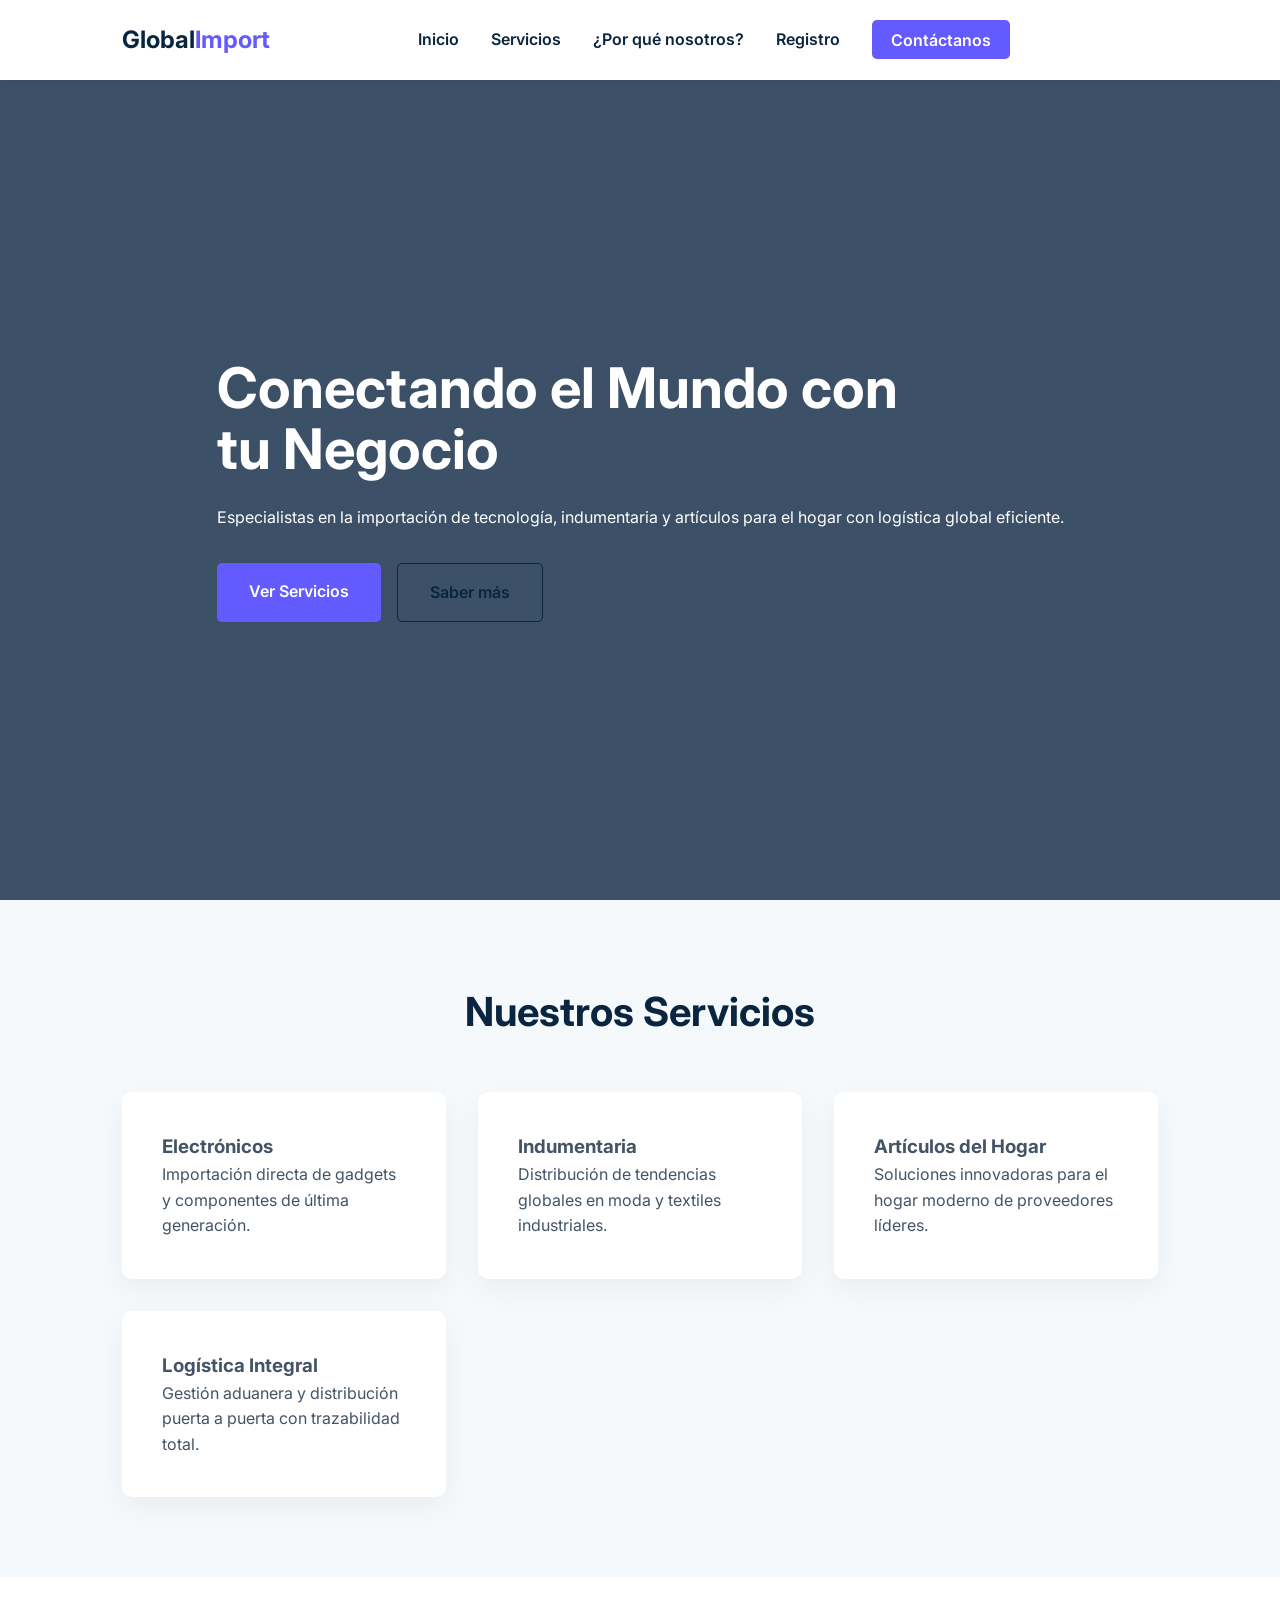
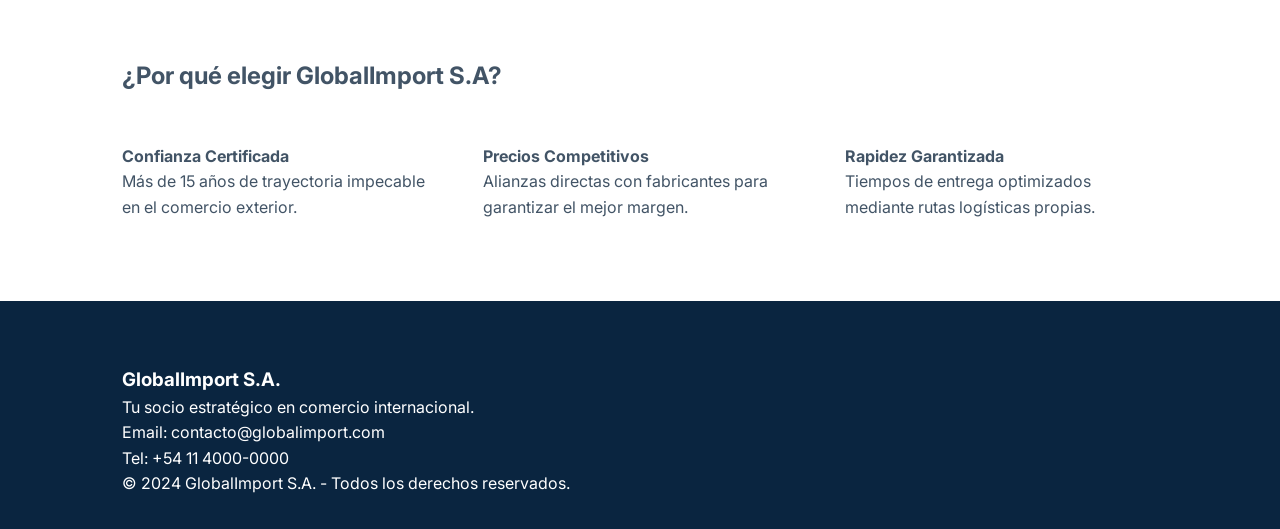
<file: index.html>
<!DOCTYPE html>
<html lang="es">
<head>
    <meta charset="UTF-8">
    <meta name="viewport" content="width=device-width, initial-scale=1.0">
    <title>GlobalImport S.A. | Importación y Distribución Mayorista</title>
    <link rel="stylesheet" href="styles.css">
    <link rel="preconnect" href="https://fonts.googleapis.com">
    <link href="https://fonts.googleapis.com/css2?family=Inter:wght@300;400;600;700&display=swap" rel="stylesheet">
</head>
<body>
    <nav class="navbar">
        <div class="container">
            <a href="#" class="logo">Global<span>Import</span></a>
            <ul class="nav-links">
                <li><a href="#inicio">Inicio</a></li>
                <li><a href="#servicios">Servicios</a></li>
                <li><a href="#nosotros">¿Por qué nosotros?</a></li>
                <li><a href="registro.html">Registro</a></li>
                <li><a href="#contacto" class="btn-contact">Contáctanos</a></li>
            </ul>
            <div class="burger">
                <div class="line1"></div>
                <div class="line2"></div>
                <div class="line3"></div>
            </div>
        </div>
    </nav>

    <section id="inicio" class="hero">
        <div class="container">
            <div class="hero-content">
                <h1>Conectando el Mundo con tu Negocio</h1>
                <p>Especialistas en la importación de tecnología, indumentaria y artículos para el hogar con logística global eficiente.</p>
                <div class="hero-btns">
                    <a href="#servicios" class="btn-primary">Ver Servicios</a>
                    <a href="#contacto" class="btn-secondary">Saber más</a>
                </div>
            </div>
        </div>
    </section>

    <section id="servicios" class="services">
        <div class="container">
            <h2 class="section-title">Nuestros Servicios</h2>
            <div class="services-grid">
                <div class="service-card">
                    <h3>Electrónicos</h3>
                    <p>Importación directa de gadgets y componentes de última generación.</p>
                </div>
                <div class="service-card">
                    <h3>Indumentaria</h3>
                    <p>Distribución de tendencias globales en moda y textiles industriales.</p>
                </div>
                <div class="service-card">
                    <h3>Artículos del Hogar</h3>
                    <p>Soluciones innovadoras para el hogar moderno de proveedores líderes.</p>
                </div>
                <div class="service-card">
                    <h3>Logística Integral</h3>
                    <p>Gestión aduanera y distribución puerta a puerta con trazabilidad total.</p>
                </div>
            </div>
        </div>
    </section>

    <section id="nosotros" class="why-us">
        <div class="container">
            <div class="why-content">
                <h2>¿Por qué elegir GlobalImport S.A?</h2>
                <div class="why-grid">
                    <div class="why-item">
                        <h4>Confianza Certificada</h4>
                        <p>Más de 15 años de trayectoria impecable en el comercio exterior.</p>
                    </div>
                    <div class="why-item">
                        <h4>Precios Competitivos</h4>
                        <p>Alianzas directas con fabricantes para garantizar el mejor margen.</p>
                    </div>
                    <div class="why-item">
                        <h4>Rapidez Garantizada</h4>
                        <p>Tiempos de entrega optimizados mediante rutas logísticas propias.</p>
                    </div>
                </div>
            </div>
        </div>
    </section>

    <footer id="contacto">
        <div class="container">
            <div class="footer-content">
                <div class="footer-info">
                    <h3>GlobalImport S.A.</h3>
                    <p>Tu socio estratégico en comercio internacional.</p>
                </div>
                <div class="footer-links">
                    <p>Email: contacto@globalimport.com</p>
                    <p>Tel: +54 11 4000-0000</p>
                </div>
            </div>
            <div class="footer-bottom">
                <p>&copy; 2024 GlobalImport S.A. - Todos los derechos reservados.</p>
            </div>
        </div>
    </footer>
    <script src="script.js"></script>
</body>
</html>
</file>
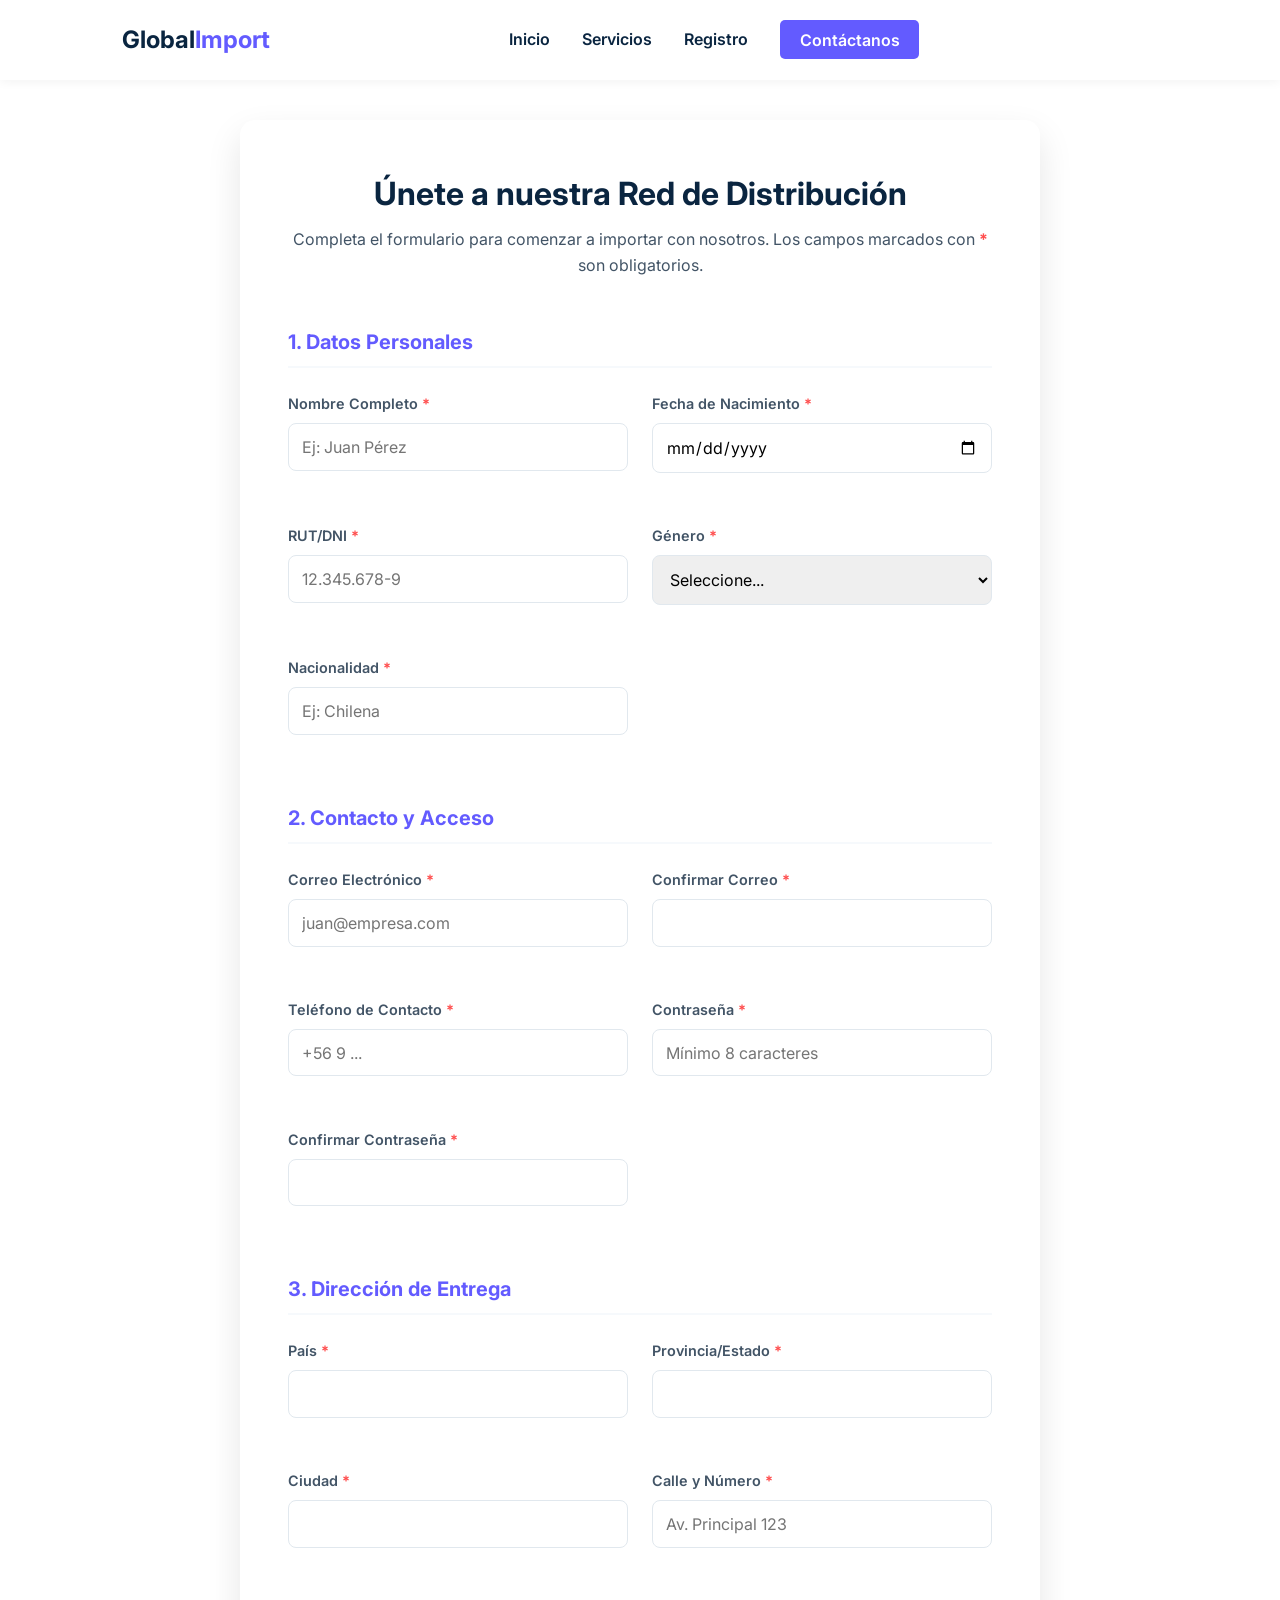
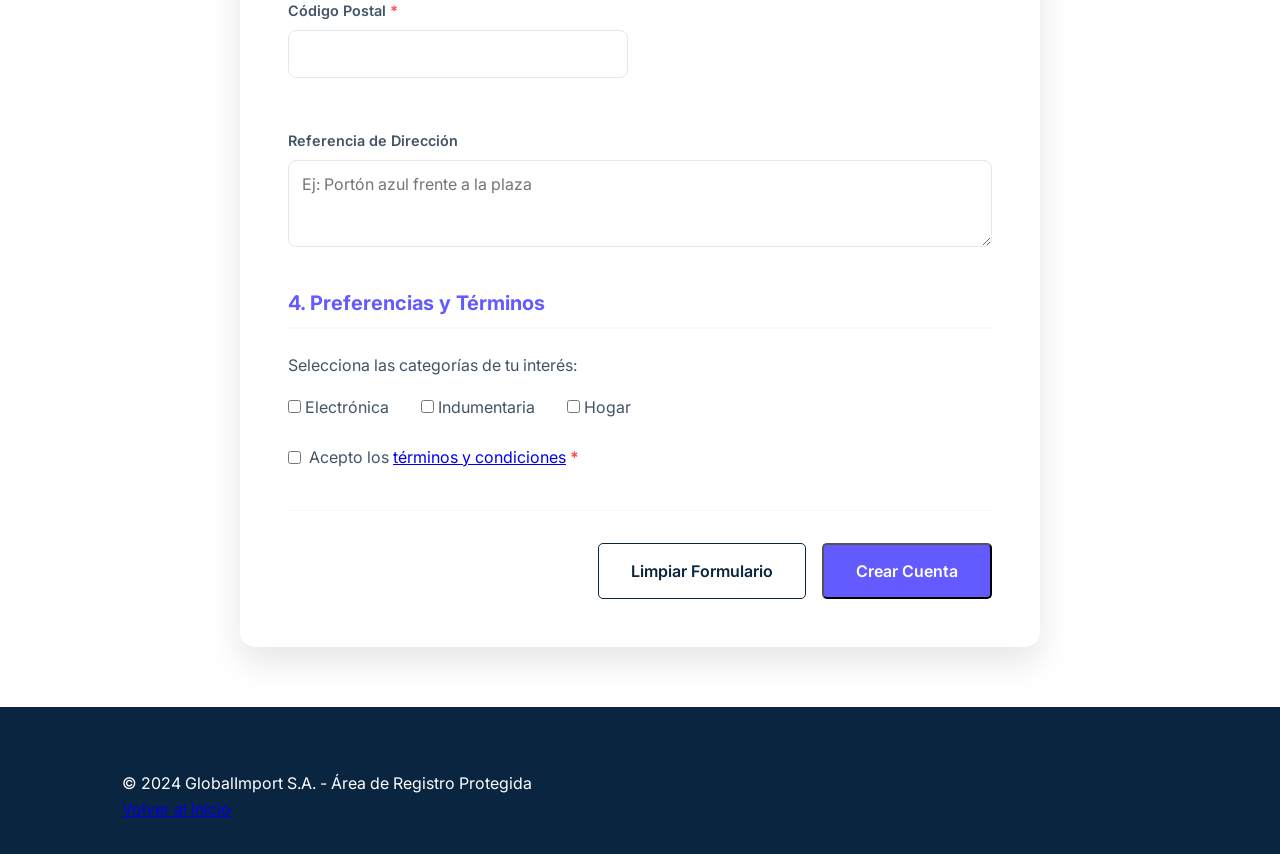
<file: registro.html>
<!DOCTYPE html>
<html lang="es">
<head>
    <meta charset="UTF-8">
    <meta name="viewport" content="width=device-width, initial-scale=1.0">
    <title>Registro de Socios | GlobalImport S.A.</title>
    <link rel="stylesheet" href="styles.css">
    <link rel="preconnect" href="https://fonts.googleapis.com">
    <link href="https://fonts.googleapis.com/css2?family=Inter:wght@300;400;600;700&display=swap" rel="stylesheet">
</head>
<body>
    <nav class="navbar">
        <div class="container">
            <a href="index.html" class="logo">Global<span>Import</span></a>
            <ul class="nav-links">
                <li><a href="index.html#inicio">Inicio</a></li>
                <li><a href="index.html#servicios">Servicios</a></li>
                <li><a href="registro.html" class="active">Registro</a></li>
                <li><a href="index.html#contacto" class="btn-contact">Contáctanos</a></li>
            </ul>
            <div class="burger">
                <div class="line1"></div>
                <div class="line2"></div>
                <div class="line3"></div>
            </div>
        </div>
    </nav>

    <main class="container register-main">
        <div class="form-wrapper">
            <header class="form-header">
                <h1>Únete a nuestra Red de Distribución</h1>
                <p>Completa el formulario para comenzar a importar con nosotros. Los campos marcados con <span class="required">*</span> son obligatorios.</p>
            </header>

            <div id="successMessage" class="success-alert" style="display: none;">
                <h3>¡Registro Exitoso!</h3>
                <p>Tu solicitud ha sido enviada. Un asesor de GlobalImport S.A. se contactará contigo pronto.</p>
                <a href="index.html" class="btn-primary">Volver al Inicio</a>
            </div>

            <form id="registrationForm" class="styled-form" novalidate>
                <!-- Sección 1: Datos Personales -->
                <fieldset class="form-section">
                    <legend>1. Datos Personales</legend>
                    <div class="form-grid">
                        <div class="form-group">
                            <label for="nombre">Nombre Completo <span class="required">*</span></label>
                            <input type="text" id="nombre" name="nombre" placeholder="Ej: Juan Pérez">
                            <span class="error-text"></span>
                        </div>
                        <div class="form-group">
                            <label for="fecha_nacimiento">Fecha de Nacimiento <span class="required">*</span></label>
                            <input type="date" id="fecha_nacimiento" name="fecha_nacimiento">
                            <span class="error-text"></span>
                        </div>
                        <div class="form-group">
                            <label for="rut">RUT/DNI <span class="required">*</span></label>
                            <input type="text" id="rut" name="rut" placeholder="12.345.678-9">
                            <span class="error-text"></span>
                        </div>
                        <div class="form-group">
                            <label for="genero">Género <span class="required">*</span></label>
                            <select id="genero" name="genero">
                                <option value="">Seleccione...</option>
                                <option value="M">Masculino</option>
                                <option value="F">Femenino</option>
                                <option value="O">Otro</option>
                            </select>
                            <span class="error-text"></span>
                        </div>
                        <div class="form-group">
                            <label for="nacionalidad">Nacionalidad <span class="required">*</span></label>
                            <input type="text" id="nacionalidad" name="nacionalidad" placeholder="Ej: Chilena">
                            <span class="error-text"></span>
                        </div>
                    </div>
                </fieldset>

                <!-- Sección 2: Contacto y Acceso -->
                <fieldset class="form-section">
                    <legend>2. Contacto y Acceso</legend>
                    <div class="form-grid">
                        <div class="form-group">
                            <label for="email">Correo Electrónico <span class="required">*</span></label>
                            <input type="email" id="email" name="email" placeholder="juan@empresa.com">
                            <span class="error-text"></span>
                        </div>
                        <div class="form-group">
                            <label for="confirm_email">Confirmar Correo <span class="required">*</span></label>
                            <input type="email" id="confirm_email" name="confirm_email">
                            <span class="error-text"></span>
                        </div>
                        <div class="form-group">
                            <label for="telefono">Teléfono de Contacto <span class="required">*</span></label>
                            <input type="tel" id="telefono" name="telefono" placeholder="+56 9 ...">
                            <span class="error-text"></span>
                        </div>
                        <div class="form-group">
                            <label for="password">Contraseña <span class="required">*</span></label>
                            <input type="password" id="password" name="password" placeholder="Mínimo 8 caracteres">
                            <span class="error-text"></span>
                        </div>
                        <div class="form-group">
                            <label for="confirm_password">Confirmar Contraseña <span class="required">*</span></label>
                            <input type="password" id="confirm_password" name="confirm_password">
                            <span class="error-text"></span>
                        </div>
                    </div>
                </fieldset>

                <!-- Sección 3: Dirección de Entrega -->
                <fieldset class="form-section">
                    <legend>3. Dirección de Entrega</legend>
                    <div class="form-grid">
                        <div class="form-group">
                            <label for="pais">País <span class="required">*</span></label>
                            <input type="text" id="pais" name="pais">
                            <span class="error-text"></span>
                        </div>
                        <div class="form-group">
                            <label for="provincia">Provincia/Estado <span class="required">*</span></label>
                            <input type="text" id="provincia" name="provincia">
                            <span class="error-text"></span>
                        </div>
                        <div class="form-group">
                            <label for="ciudad">Ciudad <span class="required">*</span></label>
                            <input type="text" id="ciudad" name="ciudad">
                            <span class="error-text"></span>
                        </div>
                        <div class="form-group">
                            <label for="direccion">Calle y Número <span class="required">*</span></label>
                            <input type="text" id="direccion" name="direccion" placeholder="Av. Principal 123">
                            <span class="error-text"></span>
                        </div>
                        <div class="form-group">
                            <label for="codigo_postal">Código Postal <span class="required">*</span></label>
                            <input type="text" id="codigo_postal" name="codigo_postal">
                            <span class="error-text"></span>
                        </div>
                        <div class="form-group full-width">
                            <label for="referencia">Referencia de Dirección</label>
                            <textarea id="referencia" name="referencia" rows="3" placeholder="Ej: Portón azul frente a la plaza"></textarea>
                        </div>
                    </div>
                </fieldset>

                <!-- Sección 4: Preferencias y Términos -->
                <fieldset class="form-section">
                    <legend>4. Preferencias y Términos</legend>
                    <p class="field-info">Selecciona las categorías de tu interés:</p>
                    <div class="checkbox-group">
                        <label><input type="checkbox" name="pref" value="electronica"> Electrónica</label>
                        <label><input type="checkbox" name="pref" value="indumentaria"> Indumentaria</label>
                        <label><input type="checkbox" name="pref" value="hogar"> Hogar</label>
                    </div>
                    <div class="terms-group">
                        <input type="checkbox" id="terms" name="terms">
                        <label for="terms">Acepto los <a href="#">términos y condiciones</a> <span class="required">*</span></label>
                        <span class="error-text"></span>
                    </div>
                </fieldset>

                <!-- Botones de Acción -->
                <div class="form-actions">
                    <button type="reset" id="btnReset" class="btn-secondary">Limpiar Formulario</button>
                    <button type="submit" class="btn-primary">Crear Cuenta</button>
                </div>
            </form>
        </div>
    </main>

    <footer class="simple-footer">
        <div class="container">
            <div class="footer-bottom">
                <p>&copy; 2024 GlobalImport S.A. - Área de Registro Protegida</p>
                <div class="footer-links">
                    <a href="index.html">Volver al Inicio</a>
                </div>
            </div>
        </div>
    </footer>
    <script src="script.js"></script>
    <script src="validaciones.js"></script>
</body>
</html>
</file>
<file: styles.css>
:root {
    --primary-color: #0a2540;
    --secondary-color: #635bff;
    --text-color: #425466;
    --bg-light: #f6f9fc;
    --white: #ffffff;
}

* {
    margin: 0;
    padding: 0;
    box-sizing: border-box;
}

body {
    font-family: 'Inter', sans-serif;
    color: var(--text-color);
    line-height: 1.6;
    overflow-x: hidden;
}

.container {
    max-width: 1100px;
    margin: 0 auto;
    padding: 0 2rem;
}

/* Navbar */
.navbar {
    background: var(--white);
    height: 80px;
    display: flex;
    align-items: center;
    position: fixed;
    width: 100%;
    top: 0;
    z-index: 1000;
    box-shadow: 0 2px 10px rgba(0,0,0,0.05);
}

.navbar .container {
    display: flex;
    justify-content: space-between;
    align-items: center;
    width: 100%;
}

.logo {
    font-size: 1.5rem;
    font-weight: 700;
    color: var(--primary-color);
    text-decoration: none;
}

.logo span { color: var(--secondary-color); }

.nav-links {
    display: flex;
    list-style: none;
    gap: 2rem;
}

.nav-links a {
    text-decoration: none;
    color: var(--primary-color);
    font-weight: 600;
    transition: color 0.3s;
}

.btn-contact {
    background: var(--secondary-color);
    color: var(--white) !important;
    padding: 0.6rem 1.2rem;
    border-radius: 5px;
}

/* Hero */
.hero {
    height: 100vh;
    background: linear-gradient(rgba(10, 37, 64, 0.8), rgba(10, 37, 64, 0.8)), url('https://images.unsplash.com/photo-1586528116311-ad8dd3c8310d?ixlib=rb-1.2.1&auto=format&fit=crop&w=1350&q=80');
    background-size: cover;
    background-position: center;
    display: flex;
    align-items: center;
    color: var(--white);
    padding-top: 80px;
}

.hero-content h1 {
    font-size: 3.5rem;
    max-width: 700px;
    line-height: 1.1;
    margin-bottom: 1.5rem;
}

.hero-btns {
    display: flex;
    gap: 1rem;
    margin-top: 2rem;
}

.btn-primary {
    background: var(--secondary-color);
    color: var(--white);
    padding: 1rem 2rem;
    text-decoration: none;
    border-radius: 5px;
    font-weight: 600;
}

.btn-secondary {
    background: transparent;
    color: var(--primary-color);
    padding: 1rem 2rem;
    text-decoration: none;
    border: 1px solid var(--primary-color);
    border-radius: 5px;
    font-weight: 600;
    cursor: pointer;
    transition: all 0.3s;
}

/* Servicios */
.services {
    padding: 5rem 0;
    background: var(--bg-light);
}

.section-title {
    text-align: center;
    margin-bottom: 3rem;
    color: var(--primary-color);
    font-size: 2.5rem;
}

.services-grid {
    display: grid;
    grid-template-columns: repeat(auto-fit, minmax(250px, 1fr));
    gap: 2rem;
}

.service-card {
    background: var(--white);
    padding: 2.5rem;
    border-radius: 10px;
    box-shadow: 0 10px 30px rgba(0,0,0,0.05);
    transition: transform 0.3s;
}

.service-card:hover { transform: translateY(-10px); }

/* Why Choose Us */
.why-us { padding: 5rem 0; }
.why-grid {
    display: grid;
    grid-template-columns: repeat(auto-fit, minmax(300px, 1fr));
    gap: 3rem;
    margin-top: 3rem;
}

/* Footer */
footer {
    background: var(--primary-color);
    color: var(--white);
    padding: 4rem 0 2rem;
}

/* Burger Menu and Mobile Nav */
@media (max-width: 768px) {
    .nav-links { display: none; }
    .nav-links {
        position: absolute;
        right: 0px;
        height: 92vh;
        top: 80px;
        background-color: var(--white);
        display: flex;
        flex-direction: column;
        align-items: center;
        width: 100%;
        transform: translateX(100%);
        transition: transform 0.5s ease-in;
        padding-top: 2rem;
        box-shadow: 0 10px 10px rgba(0,0,0,0.1);
    }

    .nav-active { transform: translateX(0%); }

    .hero-content h1 { font-size: 2.5rem; }
    .burger { cursor: pointer; }
    .burger div { width: 25px; height: 3px; background: var(--primary-color); margin: 5px; }
    .toggle .line1 { transform: rotate(-45deg) translate(-5px, 6px); }
    .toggle .line2 { opacity: 0; }
    .toggle .line3 { transform: rotate(45deg) translate(-5px, -6px); }
}

/* Estilos para el Formulario de Registro */
.register-main {
    padding: 120px 0 60px;
    display: flex;
    justify-content: center;
}

.form-wrapper {
    background: var(--white);
    padding: 3rem;
    border-radius: 15px;
    box-shadow: 0 15px 35px rgba(0,0,0,0.1);
    width: 100%;
    max-width: 800px;
}

.form-header {
    text-align: center;
    margin-bottom: 3rem;
}

.form-header h1 {
    color: var(--primary-color);
    margin-bottom: 0.5rem;
}

.required { color: #ff4d4d; font-weight: bold; }

.form-section {
    border: none;
    margin-bottom: 2.5rem;
    padding: 0;
}

.form-section legend {
    font-size: 1.25rem;
    font-weight: 700;
    color: var(--secondary-color);
    margin-bottom: 1.5rem;
    padding-bottom: 0.5rem;
    border-bottom: 2px solid var(--bg-light);
    width: 100%;
}

.form-grid {
    display: grid;
    grid-template-columns: 1fr 1fr;
    gap: 1.5rem;
}

.form-group {
    display: flex;
    flex-direction: column;
    gap: 0.5rem;
}

.form-group.full-width { grid-column: span 2; }

.form-group label {
    font-weight: 600;
    font-size: 0.9rem;
}

.form-group input, 
.form-group select, 
.form-group textarea {
    padding: 0.8rem;
    border: 1px solid #e1e8ee;
    border-radius: 8px;
    font-size: 1rem;
    font-family: inherit;
    transition: border-color 0.3s;
}

.form-group input:focus {
    outline: none;
    border-color: var(--secondary-color);
}

/* Estados de Validación */
.form-group.error input,
.form-group.error select {
    border-color: #ff4d4d;
    background-color: #fff8f8;
}

.form-group.success input,
.form-group.success select {
    border-color: #2ecc71;
}

.error-text {
    color: #ff4d4d;
    font-size: 0.8rem;
    min-height: 1rem;
    margin-top: 0.2rem;
}

.success-alert {
    background: #d4edda;
    color: #155724;
    padding: 2rem;
    border-radius: 10px;
    text-align: center;
    margin-bottom: 2rem;
    border: 1px solid #c3e6cb;
}

.success-alert h3 { margin-bottom: 1rem; }

.btn-primary, .btn-secondary {
    font-family: 'Inter', sans-serif;
    font-size: 1rem;
    cursor: pointer;
}

.btn-primary:hover, .btn-secondary:hover {
    opacity: 0.85;
}

.checkbox-group {
    display: flex;
    gap: 2rem;
    margin: 1rem 0;
}

.terms-group {
    margin-top: 1.5rem;
    display: flex;
    align-items: center;
    gap: 0.5rem;
}

.form-actions {
    display: flex;
    justify-content: flex-end;
    gap: 1rem;
    padding-top: 2rem;
    border-top: 1px solid var(--bg-light);
}

@media (max-width: 600px) {
    .form-grid { grid-template-columns: 1fr; }
    .form-group.full-width { grid-column: span 1; }
    .checkbox-group { flex-direction: column; gap: 0.5rem; }
}
</file>
